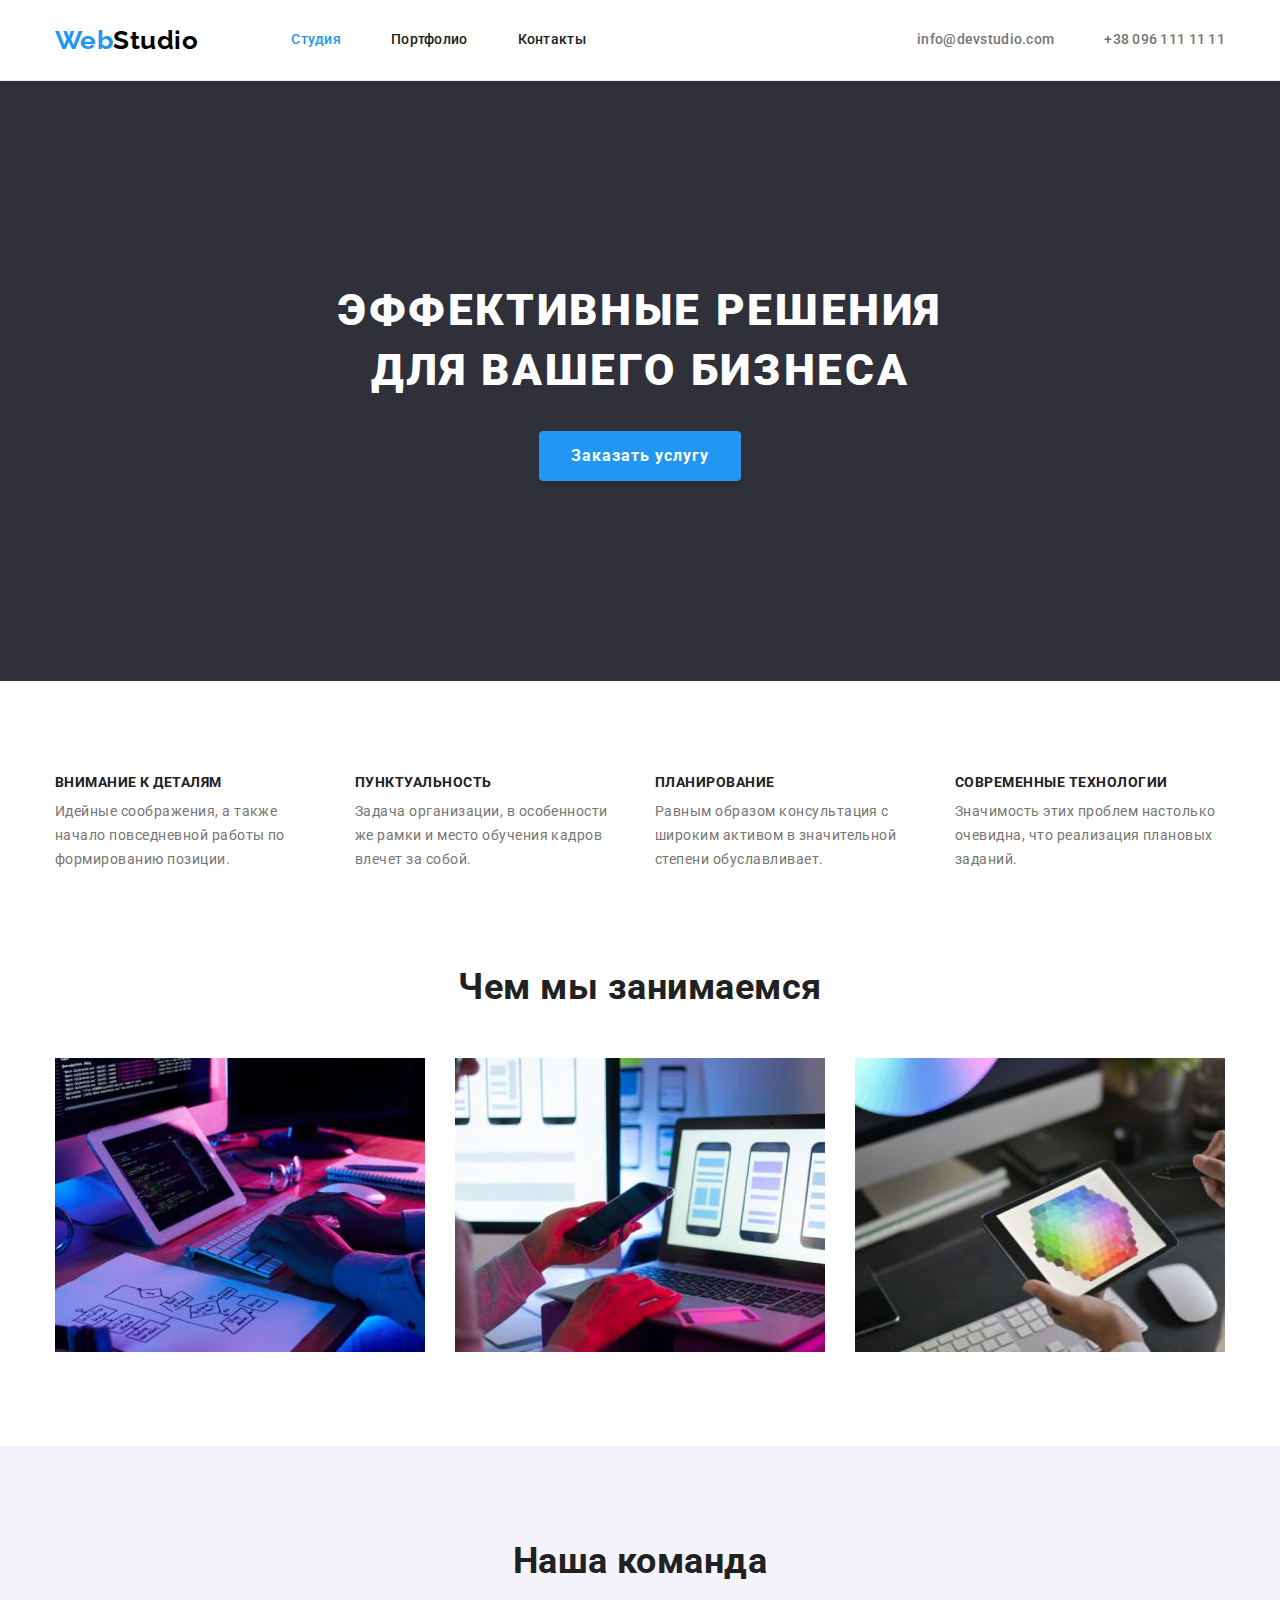
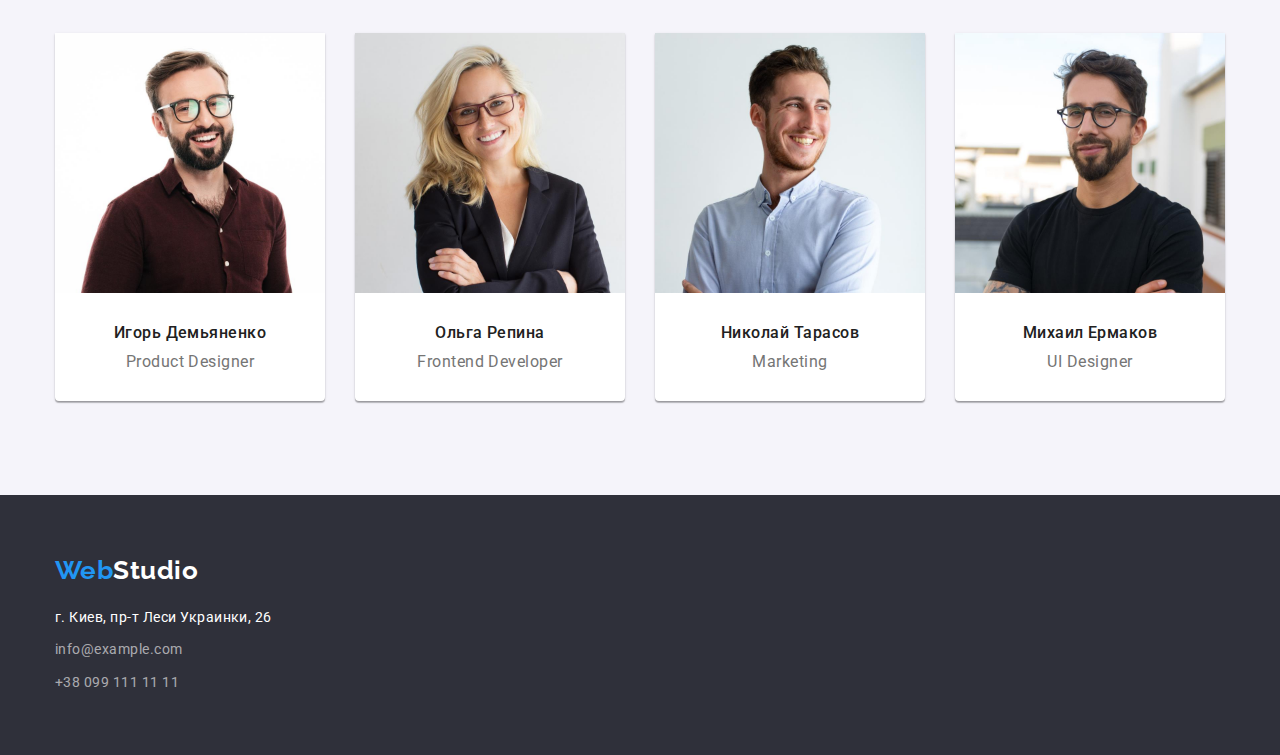
<file: index.html>
<!DOCTYPE html>
<html lang="ru">
  <head>
    <meta charset="UTF-8" />
    <meta http-equiv="X-UA-Compatible" content="IE=edge" />
    <meta name="viewport" content="width=device-width, initial-scale=1.0" />
    <title>Студия</title>
    <link rel="preconnect" href="https://fonts.googleapis.com" />
    <link rel="preconnect" href="https://fonts.gstatic.com" crossorigin />
    <link
      href="https://fonts.googleapis.com/css2?family=Raleway:wght@700&family=Roboto:wght@400;500;700;900&display=swap"
      rel="stylesheet"
    />
    <link
      rel="stylesheet"
      href="https://cdnjs.cloudflare.com/ajax/libs/modern-normalize/1.1.0/modern-normalize.min.css"
    />
    <link rel="stylesheet" href="./css/styles.css" />
  </head>

  <body>
    <!--Шапка -->
    <header class="page-header">
      <div class="container main-nav">
        <a href="./index.html" lang="en" class="logo">
          <span class="accent">Web</span>Studio</a
        >

        <nav>
          <ul class="menu-nav list">
            <li class="item">
              <a href="./index.html" class="link current">Студия</a>
            </li>
            <li class="item">
              <a href="./portfolio.html" class="link">Портфолио</a>
            </li>
            <li class="item"><a href="" class="link">Контакты</a></li>
          </ul>
        </nav>

        <ul class="header-contacts list">
          <li class="item">
            <a href="mailto:info@devstudio.com" class="link"
              >info@devstudio.com</a
            >
          </li>
          <li class="item">
            <a href="tel:+380961111111" class="link">+38 096 111 11 11</a>
          </li>
        </ul>
      </div>
    </header>

    <!--Уникальная часть сайта-->
    <main>
      <section class="hero">
        <h1 class="hero-title">Эффективные решения для вашего бизнеса</h1>
        <button type="button" class="button primary">Заказать услугу</button>
      </section>
      <section class="section">
        <div class="container">
          <h2 class="section-title visually-hidden">Особенности</h2>
          <ul class="features list">
            <li class="item">
              <h3 class="title">Внимание к деталям</h3>
              <p class="text">
                Идейные соображения, а также начало повседневной работы по
                формированию позиции.
              </p>
            </li>
            <li class="item">
              <h3 class="title">Пунктуальность</h3>
              <p class="text">
                Задача организации, в особенности же рамки и место обучения
                кадров влечет за собой.
              </p>
            </li>
            <li class="item">
              <h3 class="title">Планирование</h3>
              <p class="text">
                Равным образом консультация с широким активом в значительной
                степени обуславливает.
              </p>
            </li>
            <li class="item">
              <h3 class="title">Современные технологии</h3>
              <p class="text">
                Значимость этих проблем настолько очевидна, что реализация
                плановых заданий.
              </p>
            </li>
          </ul>
        </div>
      </section>
      <section class="section our-work">
        <div class="container">
          <h2 class="section-title">Чем мы занимаемся</h2>
          <ul class="work list">
            <li class="item">
              <img
                src="./images/coding.jpg"
                alt="Сотрудник набирает код"
                width="370"
                class="img"
              />
            </li>
            <li class="item">
              <img
                src="./images/smartphone.jpg"
                alt="Сотрудник разрабатывает мобильное приложение"
                width="370"
                class="img"
              />
            </li>
            <li class="item">
              <img
                src="./images/tablet.jpg"
                alt="Сотрудник работает с планшетом"
                width="370"
                class="img"
              />
            </li>
          </ul>
        </div>
      </section>
      <section class="section our-team">
        <div class="container">
          <h2 class="section-title">Наша команда</h2>
          <ul class="team list">
            <li class="item">
              <img
                src="./images/demyanenko.jpg"
                alt="Фото Игоря Демьяненко"
                width="270"
                class="img"
              />
              <div class="team-card">
                <h3 class="title">Игорь Демьяненко</h3>
                <p lang="en">Product Designer</p>
              </div>
            </li>
            <li class="item">
              <img
                src="./images/repina.jpg"
                alt="Фото Ольги Репиной"
                width="270"
                class="img"
              />
              <div class="team-card">
                <h3 class="title">Ольга Репина</h3>
                <p lang="en">Frontend Developer</p>
              </div>
            </li>
            <li class="item">
              <img
                src="./images/tarasov.jpg"
                alt="Фото Николая Тарасова"
                width="270"
                class="img"
              />
              <div class="team-card">
                <h3 class="title">Николай Тарасов</h3>
                <p lang="en">Marketing</p>
              </div>
            </li>
            <li class="item">
              <img
                src="./images/yermakov.jpg"
                alt="Фото Михаила Ермакова"
                width="270"
                class="img"
              />
              <div class="team-card">
                <h3 class="title">Михаил Ермаков</h3>
                <p lang="en">UI Designer</p>
              </div>
            </li>
          </ul>
        </div>
      </section>
    </main>

    <!--Подвал-->
    <footer class="footer">
      <div class="container">
        <a href="./index.html" lang="en" class="logo">
          <span class="accent">Web</span>Studio</a
        >
        <address class="address">
          <ul class="list">
            <li class="item">
              <a
                href="https://goo.gl/maps/eB3fRAmNxH7wxSkm9"
                target="_blank"
                rel="norefferer noopener"
                class="address-link link"
                >г. Киев, пр-т Леси Украинки, 26</a
              >
            </li>
            <li class="item">
              <a href="mailto:info@example.com" class="address-contacts link"
                >info@example.com</a
              >
            </li>
            <li class="item">
              <a href="tel:+380991111111" class="address-contacts link"
                >+38 099 111 11 11</a
              >
            </li>
          </ul>
        </address>
      </div>
    </footer>
  </body>
</html>
</file>
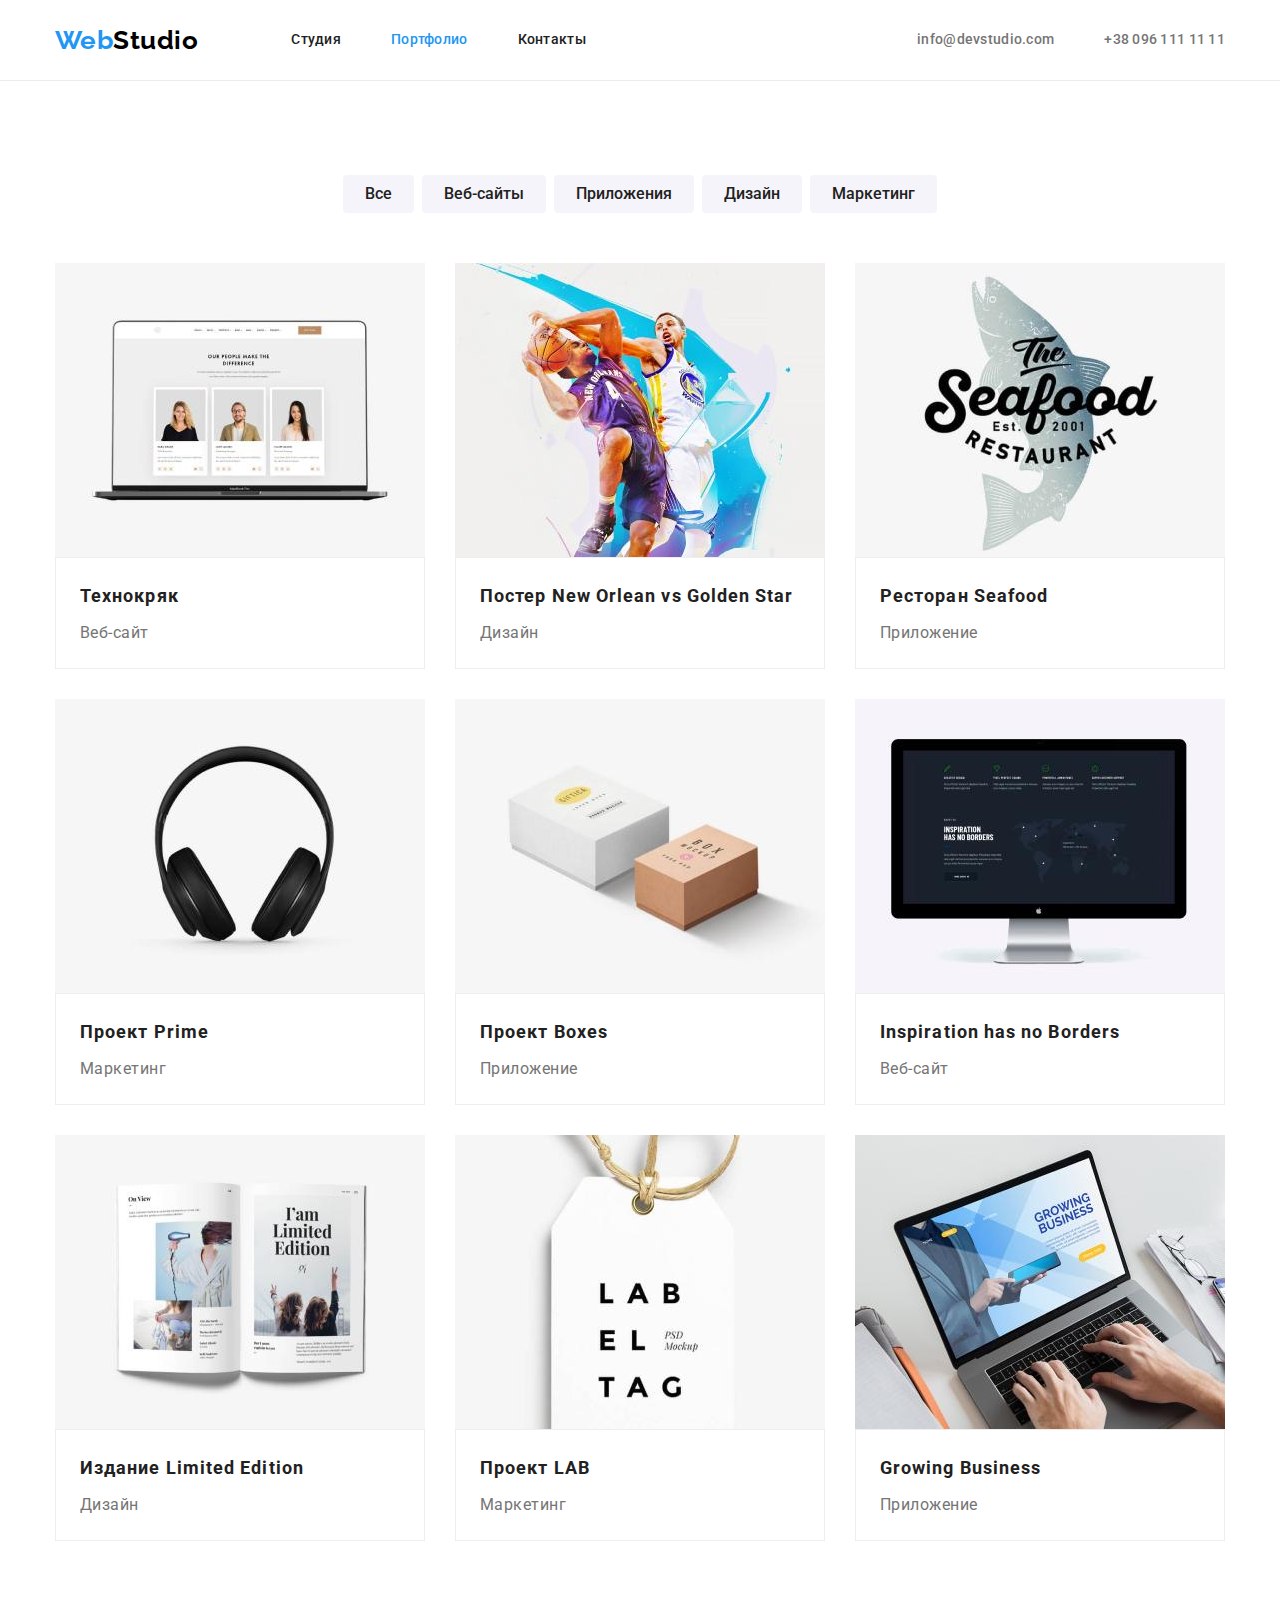
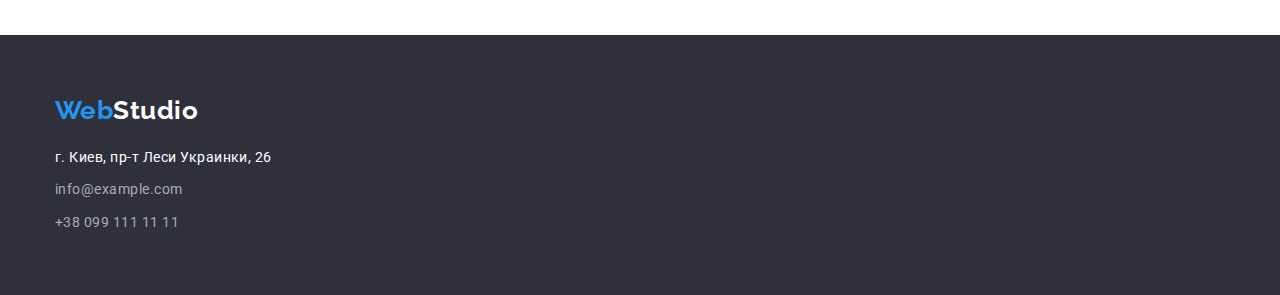
<file: portfolio.html>
<!DOCTYPE html>
<html lang="ru">
  <head>
    <meta charset="UTF-8" />
    <meta http-equiv="X-UA-Compatible" content="IE=edge" />
    <meta name="viewport" content="width=device-width, initial-scale=1.0" />
    <title>Портфолио</title>
    <link rel="preconnect" href="https://fonts.googleapis.com" />
    <link rel="preconnect" href="https://fonts.gstatic.com" crossorigin />
    <link
      href="https://fonts.googleapis.com/css2?family=Raleway:wght@700&family=Roboto:wght@400;500;700;900&display=swap"
      rel="stylesheet"
    />
    <link
      rel="stylesheet"
      href="https://cdnjs.cloudflare.com/ajax/libs/modern-normalize/1.1.0/modern-normalize.min.css"
    />
    <link rel="stylesheet" href="./css/styles.css" />
  </head>
  <body>
    <!--Шапка -->
    <header class="page-header">
      <div class="container main-nav">
        <a href="./index.html" lang="en" class="logo">
          <span class="accent">Web</span>Studio</a
        >

        <nav>
          <ul class="menu-nav list">
            <li class="item">
              <a href="./index.html" class="link">Студия</a>
            </li>
            <li class="item">
              <a href="./portfolio.html" class="link current">Портфолио</a>
            </li>
            <li class="item"><a href="" class="link">Контакты</a></li>
          </ul>
        </nav>

        <ul class="header-contacts list">
          <li class="item">
            <a href="mailto:info@devstudio.com" class="link"
              >info@devstudio.com</a
            >
          </li>
          <li class="item">
            <a href="tel:+380961111111" class="link">+38 096 111 11 11</a>
          </li>
        </ul>
      </div>
    </header>

    <!--Уникальная часть сайта-->
    <main>
      <section class="section">
        <div class="container">
          <h1 class="section-title visually-hidden">Портфолио</h1>
          <ul class="filters list">
            <li class="item">
              <button type="button" class="button secondary">Все</button>
            </li>
            <li class="item">
              <button type="button" class="button secondary">Веб-сайты</button>
            </li>
            <li class="item">
              <button type="button" class="button secondary">Приложения</button>
            </li>
            <li class="item">
              <button type="button" class="button secondary">Дизайн</button>
            </li>
            <li class="item">
              <button type="button" class="button secondary">Маркетинг</button>
            </li>
          </ul>

          <ul class="portfolio list">
            <li class="item">
              <a href="" class="link"
                ><img
                  src="./images/laptop.jpg"
                  alt="Изображение сайта на экране ноутбука"
                  width="370"
                  class="img"
                />
                <div class="portfolio-card">
                  <h2 class="title">Технокряк</h2>
                  <p class="text">Веб-сайт</p>
                </div>
              </a>
            </li>
            <li class="item">
              <a href="" class="link"
                ><img
                  src="./images/poster.jpg"
                  alt="Два баскетболиста с мячом"
                  width="370"
                  class="img"
                />
                <div class="portfolio-card">
                  <h2 class="title">
                    Постер
                    <span lang="en">New Orlean vs Golden Star</span>
                  </h2>
                  <p class="text">Дизайн</p>
                </div>
              </a>
            </li>
            <li class="item">
              <a href="" class="link"
                ><img
                  src="./images/restourant.jpg"
                  alt="Логотип ресторана"
                  width="370"
                  class="img"
                />
                <div class="portfolio-card">
                  <h2 class="title">Ресторан <span lang="en">Seafood</span></h2>
                  <p class="text">Приложение</p>
                </div>
              </a>
            </li>
            <li class="item">
              <a href="" class="link"
                ><img
                  src="./images/headphones.jpg"
                  alt="Наушники"
                  width="370"
                  class="img"
                />
                <div class="portfolio-card">
                  <h2 class="title">Проект <span lang="en">Prime</span></h2>
                  <p class="text">Маркетинг</p>
                </div>
              </a>
            </li>
            <li class="item">
              <a href="" class="link"
                ><img
                  src="./images/boxes.jpg"
                  alt="Две коробки"
                  width="370"
                  class="img"
                />
                <div class="portfolio-card">
                  <h2 class="title">Проект <span lang="en">Boxes</span></h2>
                  <p class="text">Приложение</p>
                </div>
              </a>
            </li>
            <li class="item">
              <a href="" class="link"
                ><img
                  src="./images/site.jpg"
                  alt="Сайт"
                  width="370"
                  class="img"
                />
                <div class="portfolio-card">
                  <h2 lang="en" class="title">Inspiration has no Borders</h2>
                  <p class="text">Веб-сайт</p>
                </div>
              </a>
            </li>
            <li class="item">
              <a href="" class="link"
                ><img
                  src="./images/edition.jpg"
                  alt="Разворот издания"
                  width="370"
                  class="img"
                />
                <div class="portfolio-card">
                  <h2 class="title">
                    Издание <span lang="en">Limited Edition</span>
                  </h2>
                  <p class="text">Дизайн</p>
                </div>
              </a>
            </li>
            <li class="item">
              <a href="" class="link"
                ><img
                  src="./images/label.jpg"
                  alt="Бирка"
                  width="370"
                  class="img"
                />
                <div class="portfolio-card">
                  <h2 class="title">Проект <span lang="en">LAB</span></h2>
                  <p class="text">Маркетинг</p>
                </div>
              </a>
            </li>
            <li class="item">
              <a href="" class="link"
                ><img
                  src="./images/app.jpg"
                  alt="Приложение на экране ноутбука"
                  width="370"
                  class="img"
                />
                <div class="portfolio-card">
                  <h2 lang="en" class="title">Growing Business</h2>
                  <p class="text">Приложение</p>
                </div>
              </a>
            </li>
          </ul>
        </div>
      </section>
    </main>

    <!--Подвал-->
    <footer class="footer">
      <div class="container">
        <a href="./index.html" lang="en" class="logo">
          <span class="accent">Web</span>Studio</a
        >
        <address class="address">
          <ul class="list">
            <li class="item">
              <a
                href="https://goo.gl/maps/eB3fRAmNxH7wxSkm9"
                target="_blank"
                rel="norefferer noopener"
                class="address-link link"
                >г. Киев, пр-т Леси Украинки, 26</a
              >
            </li>
            <li class="item">
              <a href="mailto:info@example.com" class="address-contacts link"
                >info@example.com</a
              >
            </li>
            <li class="item">
              <a href="tel:+380991111111" class="address-contacts link"
                >+38 099 111 11 11</a
              >
            </li>
          </ul>
        </address>
      </div>
    </footer>
  </body>
</html>
</file>
<file: css/styles.css>
:root {
  --primary-text-color: #757575;
  --title-text-color: #212121;
  --logo-color: #000000;
  --accent-color: #2196f3;
  --primary-btn-accent: #188ce8;
  --primary-white-color: #ffffff;
  --header-border-color: #ececec;
  --portfolio-border-color: #eeeeee;
  --bright-bg-color: #f5f4fa;
  --dark-bg-color: #2f303a;
  --footer-contacts-text: rgba(255, 255, 255, 0.6);
}
body {
  background-color: var(--primary-white-color);

  color: var(--primary-text-color);
  font-family: 'Roboto', sans-serif;
  letter-spacing: 0.03em;
}
.accent {
  color: var(--accent-color);
}
.list {
  padding: 0;
  margin: 0;

  list-style: none;
}
.link {
  text-decoration: none;
}
.img {
  display: block;
}
.visually-hidden {
  position: absolute;
  white-space: nowrap;
  width: 1px;
  height: 1px;
  overflow: hidden;
  border: 0;
  padding: 0;
  clip: rect(0 0 0 0);
  clip-path: inset(50%);
  margin: -1px;
}

/* section */
.section {
  padding-top: 94px;
  padding-bottom: 94px;
}
.section-title {
  margin-bottom: 50px;

  color: var(--title-text-color);
  font-size: 36px;
  line-height: 1.17;
}

/* button или btn */
.button {
  border: transparent;
  border-radius: 4px;

  text-decoration: none;
  cursor: pointer;
}

/* мой личный reset */
h1,
h2,
h3,
p {
  margin-top: 0;
  margin-bottom: 0;
}

/* container */
.container {
  width: 1200px;
  padding-left: 15px;
  padding-right: 15px;
  margin-top: 0;
  margin-bottom: 0;
  margin-left: auto;
  margin-right: auto;
}

/* шапка */
.page-header {
  border-bottom: 1px solid var(--header-border-color);
}
/* main nav */
.main-nav {
  display: flex;
  align-items: center;
}
/* logo */
.logo {
  color: var(--logo-color);
  font-family: 'Raleway', sans-serif;
  font-weight: 700;
  font-size: 26px;
  line-height: 1.19;
  text-decoration: none;
}
.page-header .logo {
  margin-right: 93px;
}

/* menu nav */
.menu-nav {
  display: flex;
}
.menu-nav .item + .item {
  margin-left: 50px;
}
.menu-nav .link {
  display: block;
  padding-top: 32px;
  padding-bottom: 32px;

  color: var(--title-text-color);
  font-weight: 500;
  font-size: 14px;
  line-height: 1.14;
  letter-spacing: 0.02em;
}
.menu-nav .link.current {
  color: var(--accent-color);
}
.menu-nav .link:hover,
.menu-nav .link:focus {
  color: var(--accent-color);
}
/* contacts */
.header-contacts {
  display: flex;
  margin-left: auto;
}
.header-contacts .item + .item {
  margin-left: 50px;
}
.header-contacts .link {
  display: block;
  /* расширяет поле ховера */
  padding-top: 32px;
  padding-bottom: 32px;

  color: var(--primary-text-color);
  font-weight: 500;
  font-size: 14px;
  line-height: 1.14;
  letter-spacing: 0.02em;
}
.header-contacts .link:hover,
.header-contacts .link:focus {
  color: var(--accent-color);
}

/* Ситили для index.html */
/* hero */
.hero {
  text-align: center;
  background-color: var(--dark-bg-color);
  padding-top: 200px;
  padding-bottom: 200px;
}
.hero-title {
  width: 696px;
  margin-left: auto;
  margin-right: auto;
  margin-bottom: 30px;

  color: var(--primary-white-color);
  font-weight: 900;
  font-size: 44px;
  line-height: 1.36;
  letter-spacing: 0.06em;
  text-transform: uppercase;
}
.button.primary {
  background-color: var(--accent-color);
  padding-top: 10px;
  padding-bottom: 10px;
  padding-left: 32px;
  padding-right: 32px;
  box-shadow: 0px 4px 4px rgba(0, 0, 0, 0.15);
  min-width: 200px;

  color: var(--primary-white-color);
  font-weight: 700;
  font-size: 16px;
  line-height: 1.87;
  letter-spacing: 0.06em;
}
.button.primary:hover,
.button.primary:focus {
  background-color: var(--primary-btn-accent);
}
/* features */
.features {
  display: flex;
}
.features .item {
  width: calc((100% - 30px * 3) / 4);
}
.features .item + .item {
  margin-left: 30px;
}
.features .title {
  margin-bottom: 10px;

  color: var(--title-text-color);
  font-size: 14px;
  line-height: 1.14;
  text-transform: uppercase;
}
.features .text {
  font-size: 14px;
  line-height: 1.71;
}
/* our-work */
.our-work {
  text-align: center;
  padding-top: 0;
}
.work {
  display: flex;
}
.work .item + .item {
  margin-left: 30px;
}
/* our-team */
.our-team {
  text-align: center;
  background-color: var(--bright-bg-color);

  font-size: 16px;
  line-height: 1.19;
}
.team {
  display: flex;
}
.team .item {
  background: var(--primary-white-color);
  box-shadow: 0px 1px 3px rgba(0, 0, 0, 0.12), 0px 1px 1px rgba(0, 0, 0, 0.14),
    0px 2px 1px rgba(0, 0, 0, 0.2);
  border-radius: 0px 0px 4px 4px;
}
.team .item + .item {
  margin-left: 30px;
}
.team-card {
  padding-top: 30px;
  padding-bottom: 30px;
}
.team .title {
  margin-bottom: 10px;

  color: var(--title-text-color);
  font-weight: 500;
  font-size: 16px;
}

/* Стили для portfolio.html */
/* filters */
.filters {
  display: flex;
  justify-content: center;
  margin-bottom: 50px;
}
.filters .item + .item {
  margin-left: 8px;
}
.button.secondary {
  background-color: var(--bright-bg-color);
  padding-top: 6px;
  padding-bottom: 6px;
  padding-left: 22px;
  padding-right: 22px;

  color: var(--title-text-color);
  font-weight: 500;
  font-size: 16px;
  line-height: 1.62;
}
.button.secondary:hover,
.button.secondary:focus {
  background-color: var(--accent-color);
  box-shadow: 0px 3px 1px rgba(0, 0, 0, 0.1), 0px 1px 2px rgba(0, 0, 0, 0.08),
    0px 2px 2px rgba(0, 0, 0, 0.12);

  color: var(--primary-white-color);
}
/* portfolio */
.portfolio {
  display: flex;
  flex-wrap: wrap;
}
.portfolio .item {
  width: calc((100% - 60px) / 3);
  margin-right: 30px;
  margin-bottom: 30px;
}
.portfolio .item:nth-child(3n) {
  margin-right: 0;
}
.portfolio .item:nth-last-child(-n + 3) {
  margin-bottom: 0;
}
.portfolio-card {
  padding-top: 20px;
  padding-right: 24px;
  padding-bottom: 20px;
  padding-left: 24px;
  border: 1px solid var(--portfolio-border-color);
}
.portfolio .title {
  margin-bottom: 4px;

  color: var(--title-text-color);
  font-size: 18px;
  line-height: 2;
  letter-spacing: 0.06em;
}
.portfolio .text {
  color: var(--primary-text-color);
  font-size: 16px;
  line-height: 1.87;
}

/* footer */
.footer {
  background-color: var(--dark-bg-color);
  padding-top: 60px;
  padding-bottom: 60px;
}
.footer .logo {
  color: var(--primary-white-color);
}

.address {
  margin-top: 20px;
  width: 231px;

  font-style: normal;
  font-size: 14px;
  line-height: 1.71;
}
.address .item + .item {
  margin-top: 9px;
}
.address-link {
  display: block;

  color: var(--primary-white-color);
}
.address-contacts {
  display: block;

  color: var(--footer-contacts-text);
}
.address-link:hover,
.address-link:focus,
.address-contacts:hover,
.address-contacts:focus {
  color: var(--accent-color);
}
</file>
